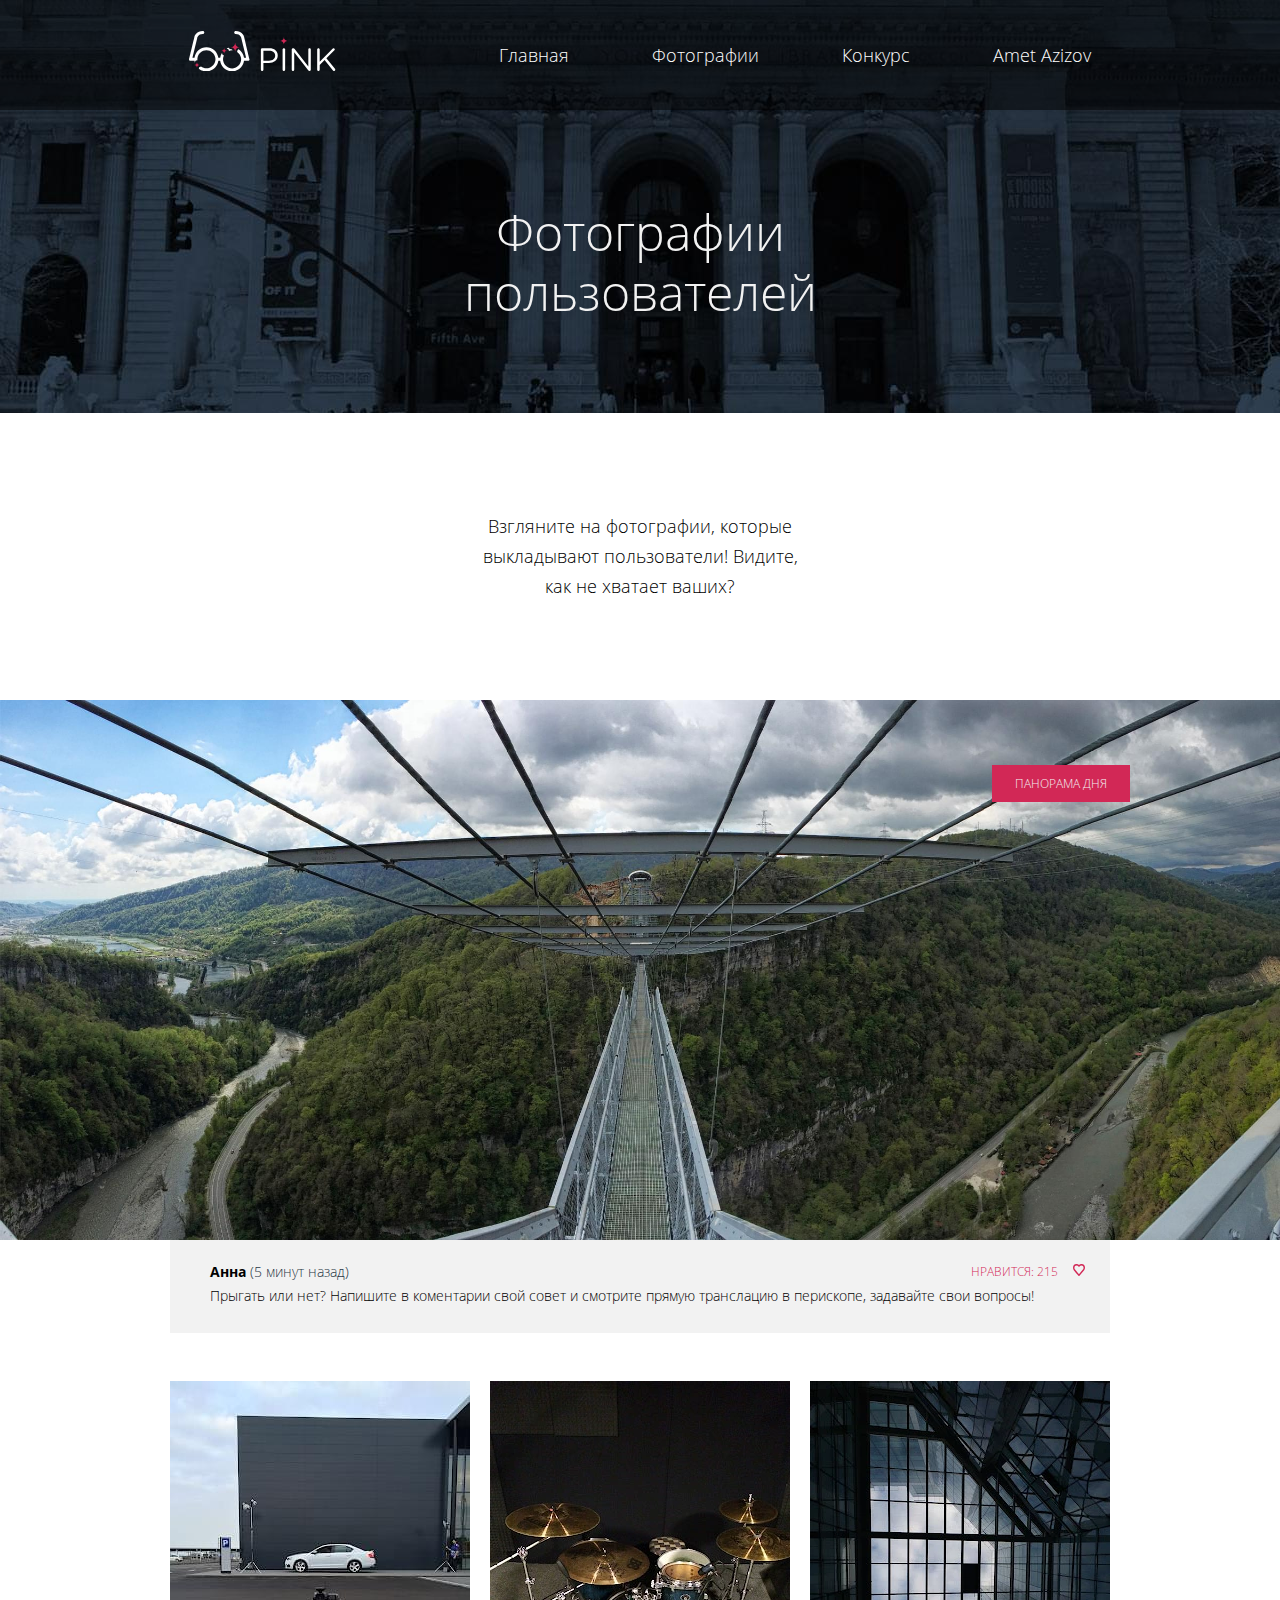
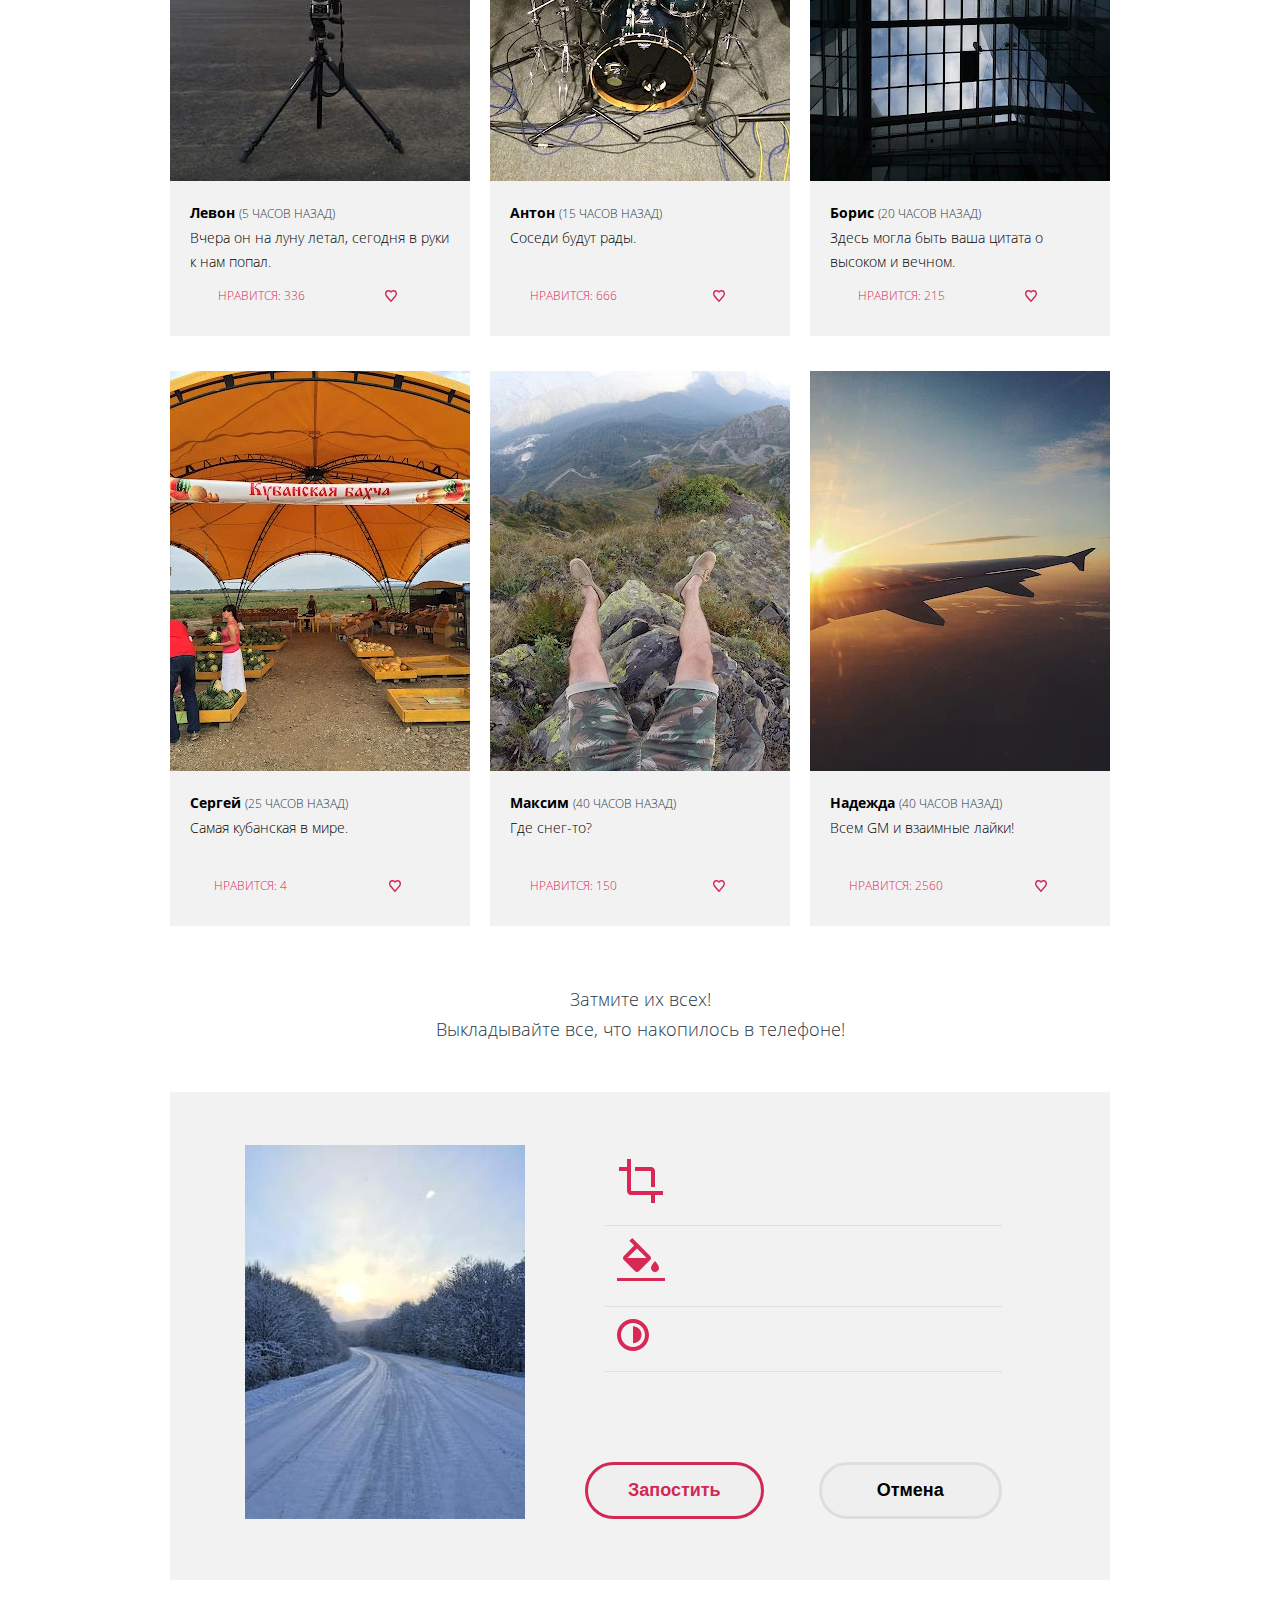
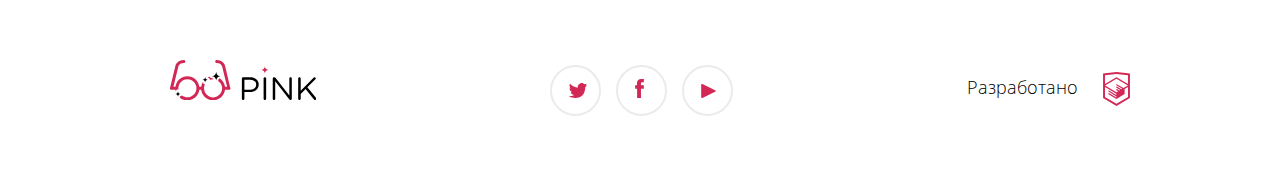
<file: photo.html>
<!DOCTYPE html><html lang="ru"><head>    <meta charset="UTF-8">    <meta name="viewport" content="width=device-width, initial-scale=1.0">    <title>Pink by A.Azizov</title>    <link rel="stylesheet" href="./css/style.min.css"></head><body>  <header class="page-header">    <nav class="main-nav" aria-label="Основное меню">      <a class="logo-pink-header" href="index.html">        <svg class="logo-pink-header__svg" xmlns="http://www.w3.org/2000/svg" xmlns:xlink="http://www.w3.org/1999/xlink" version="1.1" id="Layer_2" x="0px" y="0px" width="146.3px" height="40.375px" viewBox="0 0 146.3 40.375" enable-background="new 0 0 146.3 40.375" xml:space="preserve">          <g>            <path  d="M71.874,18.661c0-0.708,0.58-1.288,1.256-1.288h7.18c5.087,0,8.436,2.704,8.436,7.146v0.064 c0,4.861-4.057,7.373-8.854,7.373h-5.475v6.825c0,0.708-0.58,1.288-1.288,1.288c-0.676,0-1.256-0.58-1.256-1.288V18.661z M79.988,29.641c3.734,0,6.182-1.996,6.182-4.959v-0.063c0-3.22-2.414-4.894-6.053-4.894h-5.699v9.917H79.988L79.988,29.641z"/>            <path  d="M93.603,18.5c0-0.708,0.579-1.288,1.255-1.288c0.709,0,1.288,0.58,1.288,1.288v20.283 c0,0.708-0.579,1.287-1.288,1.287c-0.676,0-1.255-0.579-1.255-1.287V18.5z"/>            <path  d="M102.744,18.532c0-0.676,0.58-1.256,1.256-1.256h0.354c0.58,0,0.935,0.29,1.288,0.74l13.684,17.45V18.468 c0-0.676,0.547-1.256,1.256-1.256c0.676,0,1.224,0.58,1.224,1.256v20.349c0,0.676-0.481,1.19-1.158,1.19h-0.129c-0.548,0-0.935-0.321-1.319-0.772l-13.975-17.868v17.45c0,0.676-0.547,1.256-1.256,1.256c-0.676,0-1.223-0.58-1.223-1.256V18.532 H102.744z"/>            <path  d="M128.173,18.5c0-0.708,0.58-1.288,1.257-1.288c0.708,0,1.286,0.58,1.286,1.288v12.331l12.848-13.168 c0.29-0.257,0.579-0.451,0.998-0.451c0.676,0,1.225,0.612,1.225,1.256c0,0.354-0.162,0.644-0.42,0.901l-7.984,7.92l8.564,10.561 c0.225,0.291,0.354,0.547,0.354,0.935c0,0.676-0.578,1.288-1.286,1.288c-0.483,0-0.806-0.258-1.03-0.58l-8.402-10.463l-4.863,4.861 v4.894c0,0.708-0.578,1.288-1.286,1.288c-0.677,0-1.257-0.58-1.257-1.288V18.5H128.173z"/>          </g>          <path fill="#d22856" d="M98.498,9.875c-2.002,0-3.623-1.623-3.623-3.624c0,2.001-1.623,3.624-3.625,3.624 c2.002,0,3.625,1.623,3.625,3.624C94.875,11.498,96.496,9.875,98.498,9.875z"/>          <g>            <path d="M43.094,19.313c0.246,0,0.489,0.014,0.73,0.033c-0.437-0.728-1.227-1.221-2.136-1.221 c-0.877,0-1.614-0.568-1.884-1.354c-0.727,0.208-1.425,0.482-2.089,0.816c0.062,0.017,0.122,0.038,0.188,0.038c1.104,0,2,0.896,2,2 c0,0.096-0.015,0.188-0.028,0.281C40.875,19.524,41.959,19.313,43.094,19.313z"/>            <path d="M60.462,28.016c-0.002-0.009-5.175-21.365-5.175-21.365C54.926,4.303,52.694,0,46.688,0 c-0.829,0-1.5,0.671-1.5,1.5s0.671,1.5,1.5,1.5c4.856,0,5.575,3.729,5.639,4.143l4.767,19.701h-2.073 c-0.445-3.557-2.453-6.628-5.305-8.522c-0.897,0.379-1.529,1.269-1.529,2.303c0,0.088-0.015,0.171-0.026,0.256 c1.991,1.358,3.415,3.489,3.829,5.964c0.082,0.489,0.135,0.988,0.135,1.5s-0.053,1.012-0.135,1.5 c-0.716,4.272-4.421,7.531-8.896,7.531c-4.475,0-8.181-3.259-8.896-7.531c-0.082-0.488-0.135-0.988-0.135-1.5 s0.053-1.011,0.135-1.5c0.147-0.878,0.427-1.711,0.808-2.483c-1.034-0.078-1.852-0.932-1.852-1.985 c0-0.189-0.077-0.357-0.192-0.489c-0.938,1.469-1.569,3.15-1.795,4.958h-1.82c-0.741-5.927-5.802-10.531-11.927-10.531 S6.235,20.917,5.493,26.844H3.42L8.187,7.143C8.25,6.729,8.97,3,13.826,3c0.829,0,1.5-0.671,1.5-1.5S14.655,0,13.826,0 C7.82,0,5.588,4.303,5.227,6.651c0,0-5.173,21.356-5.175,21.365c-0.266,1.109,0.531,1.826,1.426,1.826 c0.012,0,0.023,0.004,0.036,0.004h3.982c0.079,0.628,0.215,1.237,0.387,1.831c0.059-0.106,0.102-0.224,0.102-0.354 c0-1.104,0.896-2,2-2c0.166,0,0.324,0.025,0.478,0.063c-0.043-0.343-0.074-0.688-0.074-1.042c0-0.512,0.053-1.011,0.135-1.5 c0.715-4.271,4.421-7.531,8.896-7.531s8.18,3.26,8.896,7.531c0.082,0.489,0.135,0.988,0.135,1.5s-0.053,1.012-0.135,1.5 c-0.715,4.272-4.421,7.531-8.896,7.531c-2.022,0-3.883-0.67-5.386-1.794c-0.35,0.302-0.8,0.491-1.299,0.491 c-0.413,0-0.749,0.336-0.749,0.748c0,0.29-0.065,0.564-0.176,0.812c2.075,1.708,4.722,2.743,7.614,2.743 c6.125,0,11.185-4.604,11.927-10.53h1.814c0.742,5.926,5.802,10.53,11.927,10.53s11.186-4.604,11.927-10.53H59 c0.012,0,0.023-0.004,0.036-0.004C59.931,29.842,60.728,29.125,60.462,28.016z"/>          </g>          <g>            <g>              <path fill="#d22856" d="M50.686,16.125c-2.485,0-4.499-2.014-4.499-4.499c0,2.485-2.014,4.499-4.499,4.499 c2.485,0,4.499,2.014,4.499,4.499C46.187,18.139,48.2,16.125,50.686,16.125z"/>            </g>          </g>          <g>            <g>              <path fill="#d22856" d="M37.904,19.626c-1.519,0-2.749-1.23-2.749-2.749c0,1.519-1.23,2.749-2.749,2.749 c1.519,0,2.749,1.229,2.749,2.749C35.155,20.855,36.386,19.626,37.904,19.626z"/>            </g>          </g>          <g>            <g>              <path fill="#d22856" d="M10.734,34.072c-1.519,0-2.749-1.23-2.749-2.75c0,1.52-1.23,2.75-2.749,2.75 c1.519,0,2.749,1.229,2.749,2.748C7.985,35.303,9.215,34.072,10.734,34.072z"/>            </g>          </g>        </svg>      <ul class="main-nav__items">        <li class="main-nav__item  main-nav__item--active"><a class="main-nav__item-link" href="index.html">Главная</a></li>        <li class="main-nav__item"><a class="main-nav__item-link" href="photo.html">Фотографии</a></li>        <li class="main-nav__item"><a class="main-nav__item-link" href="form.html">Конкурс</a></li>        <li class="main-nav__item"><a class="main-nav__item-link" href="https://www.linkedin.com/in/amet-azizov-91692719b/">Amet Azizov</a></li>    </ul>    </nav><h2 class="slogan__photo">Фотографии<br> пользователей</h2></header><div class="white__board"><h3 class="text__board">Взгляните на фотографии, которые выкладывают пользователи! Видите, как не хватает ваших?</h3></div><section class="picture__photo"><h3 class="panorama">Панорама дня</h3>  <picture>  <source media="(min-width: 320px) and (max-width:659px)" srcset="./img/panorama-mobile@2x.jpg">  <img src="./img/panorama-desktop@2x.jpg" width="1520px" alt="">  </picture><article class="comment__photo"><h4 class="anna">Анна  <span class="pdng__lft">(5 минут назад)</span></h4><p class="comment__p">Прыгать или нет? Напишите в коментарии свой совет и смотрите прямую транслацию в перископе, задавайте свои вопросы!</p><footer class="pdng__rght">Нравится: 215 <picture><source srcset="./img/icon-heart.svg" type="image/webp"><img class="heart" src="./img/icon-heart.svg" width="12px" height="12px" alt=""></picture></footer></article></section><section class="social-network">  <div class="social-network__first-images">    <picture class="social-network__image">      <source media="(min-width: 320px) and (max-width:659px)" srcset="./img/photo-1-mobile@1x.jpg"><img class="social-network__img" src="./img/photo-1-desktop@1x.jpg" alt=""><article class="social-network__article"> <h4 class="social-network__name">Левон  <span>(5 часов назад)</span> </h4> <p class="social-network__article-p">Вчера он на луну летал, сегодня в руки<br> к нам попал.</p>  <span class="social-network__like soc-net__l3">Нравится: 336  <img class="heart" src="./img/icon-heart.svg" width="12px" height="12px" alt=""> </span></article>  </picture>  <picture class="social-network__image">    <source media="(min-width: 320px) and (max-width:659px)" srcset="./img/photo-2-mobile@1x.jpg">    <img class="social-network__img" src="./img/photo-2-desktop@1x.webp" alt="">    <article class="social-network__article">      <h4 class="social-network__name">Антон        <span>(15 часов назад)</span>      </h4>      <p class="social-network__article-p">Соседи будут рады.</p>       <span class="social-network__like">Нравится: 666        <img class="heart" src="./img/icon-heart.svg" width="12px" height="12px" alt="">      </span>     </article>      </picture>      <picture class="social-network__image">        <source media="(min-width: 320px) and (max-width:659px)" srcset="./img/photo-3-mobile@1x.jpg">        <img class="social-network__img" src="./img/photo-3-desktop@1x.webp" alt="">        <article class="social-network__article">          <h4 class="social-network__name">Борис            <span>(20 часов назад)</span>          </h4>          <p class="social-network__article-p">Здесь могла быть ваша цитата о<br> высоком и вечном.</p>           <span class="social-network__like soc-net__l3">Нравится: 215            <img class="heart" src="./img/icon-heart.svg" width="12px" height="12px" alt="">          </span>         </article>          </picture>          </div>  <div class="social-network__second-images">          <picture class="social-network__image">            <source media="(min-width: 320px) and (max-width:659px)" srcset="./img/photo-4-mobile@1x.jpg">            <img class="social-network__img" src="./img/photo-4-desktop@1x.webp" alt="">            <article class="social-network__article">              <h4 class="social-network__name">Сергей                <span>(25 часов назад)</span>              </h4>              <p class="social-network__article-p">Самая кубанская в мире.</p>               <span class="social-network__like">Нравится: 4                <img class="heart" src="./img/icon-heart.svg" width="12px" height="12px" alt="">              </span>             </article>              </picture>              <picture class="social-network__image">                <source media="(min-width: 320px) and (max-width:659px)" srcset="./img/photo-5-mobile@1x.jpg">                <img class="social-network__img" src="./img/photo-5-desktop@1x.webp" alt="">                <article class="social-network__article">                  <h4 class="social-network__name">Максим                    <span>(40 часов назад)</span>                  </h4>                  <p class="social-network__article-p">Где снег-то?</p>                   <span class="social-network__like">Нравится: 150                    <img class="heart" src="./img/icon-heart.svg" width="12px" height="12px" alt="">                  </span>                 </article>                  </picture>                  <picture class="social-network__image">                    <source media="(min-width: 320px) and (max-width:659px)" srcset="./img/photo-6-mobile@1x.jpg">                    <img class="social-network__img" src="./img/photo-6-desktop@1x.webp" alt="">                    <article class="social-network__article">                      <h4 class="social-network__name">Надежда                        <span>(40 часов назад)</span>                      </h4>                      <p class="social-network__article-p">Всем GM и взаимные лайки!</p>                       <span class="social-network__like">Нравится: 2560                        <img class="heart" src="./img/icon-heart.svg" width="12px" height="12px" alt="">                      </span>                     </article>                  </picture>                  </div>  </section><p class="colorit-container__p">Затмите их всех!<br>  Выкладывайте все, что накопилось в телефоне!</p>  <div class="photo-editor">    <div class="photo-editor__inner">      <form class="photo-editor__form" method="post" action="http://echo.htmlacademy.ru">        <figure class="photo-editor__image">          <picture>            <source media="(min-width:659px) and (max-width:959px)" srcset="./img/photo-7-tablet@2x.jpg">            <source media="(min-width:320px) and (max-width:659px)" srcset="./img/photo-7-mobile@1x.jpg">            <img src="img/photo-7-desktop@2x.jpg" srcset="img/photo-7-mobile@1x.jpg" alt="Загруженное изображение">          </picture>        </figure>        <div class="photo-editor__fields">          <div class="photo-editor__tools-wrapper">            <ul class="photo-editor__tools">              <li class="photo-editor__tool">                <div class="photo-editor__tool-name">                  <svg class="photo-editor__tool-icon  photo-editor__tool-icon--crop  photo-editor__tool-icon--active" xmlns="http://www.w3.org/2000/svg" viewBox="0 0 48 48" width="48" height="48">                    <path fill="none" d="M0,0h48v48H0V0z"/>                    <path d="M34,30h4V14c0-2.21-1.79-4-4-4H18v4h16V30z M14,34V2h-4v8H2v4h8v20c0,2.21,1.79,4,4,4h20v8h4v-8h8v-4H14z"/>                  </svg>                </div>                <div class="photo-editor__control  photo-editor__control--crop">                  <div class="photo-editor__range  photo-editor__range--crop">                    <div class="photo-editor__range-scale"><div class="photo-editor__range-value" style="width: 84%"></div></div>                    <div class="photo-editor__range-btn" tabindex="0"></div>                  </div>                </div>              </li>              <li class="photo-editor__tool">                <div class="photo-editor__tool-name">                  <svg class="photo-editor__tool-icon  photo-editor__tool-icon--fill" xmlns="http://www.w3.org/2000/svg" viewBox="0 0 48 48" width="48" height="48">                    <path fill="none" d="M0,0h48v48H0V0z"/>                    <path d="M33.12,17.88L15.24,0l-2.83,2.83l4.76,4.76L6.88,17.88c-1.17,1.17-1.17,3.07,0,4.24l11,11C18.46,33.71,19.23,34,20,34 s1.54-0.29,2.12-0.88l11-11C34.29,20.95,34.29,19.05,33.12,17.88z M10.41,20L20,10.42L29.59,20H10.41z M38,23c0,0-4,4.33-4,7 c0,2.21,1.79,4,4,4s4-1.79,4-4C42,27.33,38,23,38,23z"/>                    <rect y="40" width="48" height="3"/>                  </svg>                </div>                <div class="photo-editor__control  photo-editor__control--fill">                  <div class="photo-editor__range  photo-editor__range--fill">                    <div class="photo-editor__range-scale"><div class="photo-editor__range-value" style="width: 84%"></div></div>                    <div class="photo-editor__range-btn" tabindex="0"></div>                  </div>                </div>              </li>              <li class="photo-editor__tool  photo-editor__tool--contrast">                <div class="photo-editor__tool-name">                  <svg class="photo-editor__tool-icon  photo-editor__tool-icon--contrast" xmlns="http://www.w3.org/2000/svg" viewBox="-35.422 -7.96 31.92 31.92" width="32" height="32">                    <path d="M-19.462-3.96c6.595,0,11.96,5.365,11.96,11.96s-5.365,11.96-11.96,11.96S-31.422,14.595-31.422,8 S-26.057-3.96-19.462-3.96 M-19.462-7.96c-8.814,0-15.96,7.145-15.96,15.96c0,8.813,7.146,15.96,15.96,15.96S-3.502,16.813-3.502,8 C-3.502-0.815-10.648-7.96-19.462-7.96L-19.462-7.96z"/>                    <path d="M-19.462,16.331c4.706,0,8.52-3.813,8.52-8.52c0-4.705-3.813-8.519-8.52-8.519"/>                  </svg>                </div>                <div class="photo-editor__control  photo-editor__control--contrast">                  <div class="photo-editor__range  photo-editor__range--contrast">                    <div class="photo-editor__range-scale"><div class="photo-editor__range-value" style="width: 84%"></div></div>                    <div class="photo-editor__range-btn" tabindex="0"></div>                  </div>                </div>              </li>            </ul>          </div>          <footer class="photo-editor__btns">            <div class="photo-editor__btns-inner">              <button class="photo-editor__upload-btn  btn  btn--upload" type="submit">Запостить</button>              <button class="photo-editor__cancel-btn  btn  btn--cancel" type="reset">Отмена</button>            </div>          </footer>        </div>      </form>    </div>  </div></div><footer class="page-footer">  <div class="page-footer__wrapper">    <a class="logo-pink-footer">      <svg class="logo-pink-footer__svg" xmlns="http://www.w3.org/2000/svg" xmlns:xlink="http://www.w3.org/1999/xlink" version="1.1" id="Layer_2" x="0px" y="0px" width="146.3px" height="40.375px" viewBox="0 0 146.3 40.375" enable-background="new 0 0 146.3 40.375" xml:space="preserve">        <g class="color__footer">          <path d="M71.874,18.661c0-0.708,0.58-1.288,1.256-1.288h7.18c5.087,0,8.436,2.704,8.436,7.146v0.063 c0,4.86-4.057,7.373-8.854,7.373h-5.475v6.825c0,0.708-0.58,1.287-1.289,1.287c-0.676,0-1.256-0.58-1.256-1.287L71.874,18.661 L71.874,18.661z M79.988,29.641c3.734,0,6.182-1.996,6.182-4.959v-0.062c0-3.221-2.414-4.894-6.053-4.894h-5.699v9.917h5.57V29.641 z"/>          <path d="M93.603,18.5c0-0.708,0.579-1.288,1.255-1.288c0.709,0,1.288,0.58,1.288,1.288v20.283 c0,0.708-0.579,1.287-1.288,1.287c-0.676,0-1.255-0.579-1.255-1.287V18.5z"/>          <path d="M102.744,18.532c0-0.676,0.58-1.256,1.256-1.256h0.354c0.58,0,0.935,0.29,1.288,0.74l13.684,17.45V18.468 c0-0.676,0.547-1.256,1.256-1.256c0.676,0,1.225,0.58,1.225,1.256v20.349c0,0.677-0.48,1.19-1.158,1.19h-0.129 c-0.548,0-0.936-0.321-1.318-0.772l-13.976-17.867v17.449c0,0.677-0.547,1.257-1.257,1.257c-0.676,0-1.223-0.58-1.223-1.257V18.532 H102.744z"/>          <path d="M128.173,18.5c0-0.708,0.58-1.288,1.257-1.288c0.708,0,1.286,0.58,1.286,1.288v12.331l12.848-13.168 c0.29-0.257,0.579-0.451,0.998-0.451c0.676,0,1.225,0.612,1.225,1.256c0,0.354-0.162,0.644-0.42,0.901l-7.984,7.92l8.564,10.561 c0.225,0.291,0.354,0.547,0.354,0.936c0,0.676-0.577,1.288-1.285,1.288c-0.482,0-0.807-0.259-1.03-0.58l-8.401-10.464l-4.863,4.861 v4.895c0,0.708-0.578,1.288-1.286,1.288c-0.677,0-1.257-0.58-1.257-1.288V18.5H128.173z"/>        </g>        <path fill="#D22856" d="M98.498,9.875c-2.002,0-3.623-1.623-3.623-3.624c0,2.001-1.623,3.624-3.625,3.624 c2.002,0,3.625,1.623,3.625,3.624C94.875,11.498,96.496,9.875,98.498,9.875z"/>        <g>          <path fill="#D22856" d="M43.094,19.313c0.246,0,0.489,0.014,0.73,0.033c-0.437-0.728-1.227-1.221-2.136-1.221 c-0.877,0-1.614-0.568-1.884-1.354c-0.727,0.208-1.425,0.482-2.089,0.816c0.062,0.017,0.122,0.038,0.188,0.038c1.104,0,2,0.896,2,2 c0,0.096-0.015,0.188-0.028,0.281C40.875,19.524,41.959,19.313,43.094,19.313z"/>          <path fill="#D22856" d="M60.462,28.016c-0.002-0.009-5.175-21.365-5.175-21.365C54.926,4.303,52.694,0,46.688,0 c-0.829,0-1.5,0.671-1.5,1.5s0.671,1.5,1.5,1.5c4.856,0,5.575,3.729,5.639,4.143l4.767,19.701h-2.073 c-0.445-3.557-2.453-6.628-5.305-8.522c-0.897,0.379-1.529,1.269-1.529,2.303c0,0.088-0.015,0.171-0.026,0.256 c1.991,1.358,3.415,3.489,3.829,5.965c0.082,0.488,0.135,0.987,0.135,1.5c0,0.512-0.053,1.012-0.135,1.5 c-0.716,4.271-4.421,7.53-8.896,7.53c-4.475,0-8.181-3.259-8.896-7.53c-0.082-0.488-0.135-0.988-0.135-1.5 c0-0.513,0.053-1.012,0.135-1.5c0.147-0.879,0.427-1.712,0.808-2.484c-1.034-0.077-1.852-0.932-1.852-1.984 c0-0.189-0.077-0.357-0.192-0.488c-0.938,1.469-1.569,3.149-1.795,4.957h-1.82c-0.741-5.927-5.802-10.531-11.927-10.531 S6.235,20.917,5.493,26.844H3.42L8.187,7.143C8.25,6.729,8.97,3,13.826,3c0.829,0,1.5-0.671,1.5-1.5S14.655,0,13.826,0 C7.82,0,5.588,4.303,5.227,6.651c0,0-5.173,21.356-5.175,21.365c-0.266,1.109,0.531,1.826,1.426,1.826 c0.012,0,0.023,0.004,0.036,0.004h3.982c0.079,0.629,0.215,1.237,0.387,1.831c0.059-0.106,0.102-0.224,0.102-0.354 c0-1.104,0.896-2,2-2c0.166,0,0.324,0.024,0.478,0.062c-0.043-0.343-0.074-0.688-0.074-1.042c0-0.512,0.053-1.011,0.135-1.5 c0.715-4.271,4.421-7.531,8.896-7.531s8.18,3.26,8.896,7.531c0.082,0.489,0.135,0.988,0.135,1.5s-0.053,1.012-0.135,1.5 c-0.715,4.272-4.421,7.531-8.896,7.531c-2.022,0-3.883-0.67-5.386-1.794c-0.35,0.302-0.8,0.491-1.299,0.491 c-0.413,0-0.749,0.336-0.749,0.748c0,0.289-0.065,0.563-0.176,0.812c2.075,1.708,4.722,2.743,7.614,2.743 c6.125,0,11.185-4.604,11.927-10.529h1.814c0.742,5.926,5.802,10.529,11.927,10.529s11.186-4.604,11.927-10.529H59 c0.012,0,0.023-0.005,0.036-0.005C59.931,29.842,60.728,29.125,60.462,28.016z"/>        </g>        <g>          <g>            <path d="M50.686,16.125c-2.485,0-4.499-2.014-4.499-4.499c0,2.485-2.014,4.499-4.499,4.499 c2.485,0,4.499,2.014,4.499,4.499C46.187,18.139,48.2,16.125,50.686,16.125z"/>          </g>        </g>        <g>          <g>            <path d="M37.904,19.626c-1.519,0-2.749-1.23-2.749-2.749c0,1.519-1.23,2.749-2.749,2.749 c1.519,0,2.749,1.229,2.749,2.749C35.155,20.855,36.386,19.626,37.904,19.626z"/>          </g>        </g>        <g>          <g>            <path d="M10.734,34.072c-1.519,0-2.749-1.23-2.749-2.75c0,1.52-1.23,2.75-2.749,2.75 c1.519,0,2.749,1.229,2.749,2.748C7.985,35.303,9.215,34.072,10.734,34.072z"/>          </g>        </g>      </svg>    </a>    <div class="social  social--contest">      <a class="social__link  social__link--twitter" href="#">        <svg class="social__icon  social__icon--twitter" xmlns="http://www.w3.org/2000/svg" viewBox="0 0 17.5 14.663" width="18" height="15">          <path d="M11.283,0.153c1.736-0.485,3.074,0.263,3.685,1.151 c0.694-0.226,1.372-0.47,2.072-0.691c-0.004,0.841-0.538,1.478-0.883,1.727C16.861,2.506,17.5,1.86,17.5,1.86 c-0.175,0.976-1.035,1.746-1.611,1.977C15.65,10.429,12.617,14.793,5.507,14.66c-0.538,0,0.077,0-0.46,0 c-0.422,0-4.29-0.45-5.047-1.843c2.341,0.192,4.011-0.412,4.835-1.15c-0.989-0.293-2.761-0.464-3.07-2.881 c0.362,0.105,0.583,0.223,1.228,0.117C1.757,8.067,0.385,7.366,0.461,5.218c0.294,0.32,1.1,0.523,1.381,0.461 c-0.725-0.235-2.03-3.281-0.921-4.836C2.794,2.654,4.769,4.364,8.29,4.528C8.506,2.288,9.461,0.787,11.283,0.153z"/>        </svg>      </a>      <a class="social__link  social__link--facebook" href="#">        <svg class="social__icon  social__icon--facebook" xmlns="http://www.w3.org/2000/svg" viewBox="0 0 8.673 18.944" width="9" height="19">          <path d="M6.275,3.357c0.799,0,1.599,0,2.398,0c0-1.119,0-2.238,0-3.357c-0.959,0-1.92,0-2.878,0C2.656,0.181,1.54,2.387,1.948,6.115 H0v3.517h1.958c0,3.104,0,6.208,0,9.312c1.279,0,2.558,0,3.837,0c0-3.104,0-6.208,0-9.312h2.857V6.115H5.786 C5.765,5.07,5.75,3.709,6.275,3.357z"/>        </svg>      </a>      <a class="social__link  social__link--youtube" href="#">        <svg class="social__icon  social__icon--youtube" xmlns="http://www.w3.org/2000/svg" viewBox="0 0 14.64 13.96" width="15" height="14">          <path d="M1.775,13.78C0.799,14.257,0,13.758,0,12.671V1.29c0-1.088,0.799-1.585,1.775-1.109l12.133,5.932 c0.975,0.478,0.975,1.258,0,1.736L1.775,13.78z"/>        </svg>      </a>    </div>    <div class="copyright  copyright--contest">      <span class="copyright__develop-txt">Разработано</span>      <a class="copyright__owner" href="#" target="_blank">        <svg class="copyright__academy" xmlns="http://www.w3.org/2000/svg" viewBox="0 0 26.943 34.09" width="27" height="34">          <path d="M13.62.017L13.472 0 0 1.412v24.66l13.472 8.018 13.43-7.99.042-.026V1.412L13.62.017zm11.4 12.11L13.494 5.334V5.23l-.088.05-.088-.056v.11L1.924 12.117v-8.97l11.547-1.213L25.02 3.147v8.98zm-11.615-5.34L24.923 13.5l-4.48 2.64-7.092-4.22-.012 1.414 5.904 3.513-.86.507-5.03-2.992-.014 1.415 3.827 2.275-.782.523-3.032-1.787-.012 1.413 1.852 1.092-1.8 1.08-11.356-6.75 11.37-6.835zm-11.48 8.34l11.41 6.79.016 1.045-7.94-4.728-.015 1.416 7.98 4.796.016 1.076-7.97-4.74-.014 1.414 8.02 4.82.046.027 8.143-4.872v-1.267l-.01-.148v-3.76l3.414-2.037v10.02L13.47 31.85 1.925 24.98v-9.853z"/>        </svg>      </a>    </div>  </div></footer></body></html>
</file>
<file: css/style.min.css>
html{line-height:1.15;-webkit-box-sizing:border-box;box-sizing:border-box}body{margin:0;padding:0;font-family:"Open Sans",Arial,sans-serif;font-weight:400;font-style:normal;font-size:18px;line-height:30px;background-color:#fff}img{max-width:100%;height:auto}@font-face{font-family:"Open Sans";src:url(../fonts/OpenSans-Regular.woff2) format("woff2"),url(../fonts/OpenSans-Regular.woff) format("woff");font-weight:400;font-style:normal}@font-face{font-family:"Open Sans";src:url(../fonts/OpenSans-Light.woff2) format("woff2"),url(../fonts/OpenSans-Light.woff) format("woff");font-weight:300;font-style:normal}@font-face{font-family:"Open Sans";src:url(../fonts/OpenSans-Bold.woff2) format("woff2"),url(../fonts/OpenSans-Bold.woff) format("woff");font-weight:700;font-style:normal}.page-header{display:-webkit-box;display:-ms-flexbox;display:flex;-webkit-box-pack:center;-ms-flex-pack:center;justify-content:center;-webkit-box-align:center;-ms-flex-align:center;align-items:center;min-height:110px;-ms-flex-wrap:wrap;flex-wrap:wrap;background:url(../img/bg-back-desktop@1x.jpg) no-repeat top}.logo-pink-header{fill:#fff}.logo-pink-header__svg:hover{fill:#d22856}.logo-pink-header__svg .logo-pink-header:hover{fill:#d22856;-webkit-transition:1s;transition:1s}.main-nav__button{opacity:0}.main-nav{display:-webkit-box;display:-ms-flexbox;display:flex;width:100%;height:110px;-webkit-box-pack:center;-ms-flex-pack:center;justify-content:center;-webkit-box-align:center;-ms-flex-align:center;align-items:center;background-color:rgba(0,0,0,.5)}.main-nav__items{display:-webkit-box;display:-ms-flexbox;display:flex;-webkit-box-align:center;-ms-flex-align:center;align-items:center;padding-left:80px}.main-nav__items .main-nav__item-link{text-decoration:none;color:#fff;font-weight:300;text-transform:none;padding-left:83px}.main-nav__items .main-nav__item{list-style-type:none}.main-nav__item-link:hover{text-decoration:underline;text-decoration-thickness:1px;text-underline-position:under}.main-nav__item-link:active{text-decoration:underline;color:#d22856;text-underline-position:under}.intro--short{display:-webkit-box;display:-ms-flexbox;display:flex;max-width:940px;margin:auto;padding-top:98px}.downloads__slogan{color:#fff;font-weight:300;font-size:50px;line-height:60px;text-align:center;margin:0}.downloads__download-btn{display:-webkit-box;display:-ms-flexbox;display:flex;cursor:pointer;font-weight:700;border:3px solid #fff;border-radius:30px;text-align:center;color:#fff;text-decoration:none;line-height:18px;padding:14px 33px 17px 37px;font-size:21px;margin:50px 0}.downloads__apps{text-align:center;color:#fff;padding:35px}.downloads__apps .downloads__app{padding:15px}.downloads__download-btn:hover{color:#d82856;background:#fff}.downloads__desc{text-align:center;color:#fff;font-weight:300;font-size:18px}.advantages{background:url(../img/bg-triangle-white.svg) no-repeat;background-color:#f2f2f2;background-size:100%}.advantages__title{background-color:#fff;font-size:50px;line-height:60px;font-weight:300;text-align:center;margin:0}.advantages__lead{padding-top:30px;padding-bottom:80px}.advantages__subtitle{font-size:50px;line-height:60px;font-weight:300;text-align:center;margin:0 auto;max-width:416px}.advantages__item{max-width:308px}.advantages__item img{width:292;height:302}.advantages__items{display:-webkit-box;display:-ms-flexbox;display:flex;-webkit-box-pack:center;-ms-flex-pack:center;justify-content:center;max-width:940px;margin:0 auto}.advantages__items .advantages__name{display:-webkit-box;display:-ms-flexbox;display:flex;padding-left:33px;padding-right:30px;font-size:30px;line-height:30px;text-align:center;margin:0}.advantages__wrapper{text-align:center;font-weight:300;background:url(../img/bg-triangle-white.svg) no-repeat;background-color:#f2f2f2;background-size:100%}.advantages__text{position:relative;padding-left:35px;padding-right:35px}.advantages__research{display:-webkit-box;display:-ms-flexbox;display:flex;max-width:940px;margin:0 auto;padding-top:35px;padding-bottom:35px}.advantages__research-title{font-size:30px;line-height:36px}.advantages__research-lead{margin:auto;font-weight:300;max-width:501px}.advantages__research-link{position:relative;top:15px;color:#d22856;font-weight:300}.advantages__timer{position:relative;margin-left:1px;margin-right:71px;width:238px;height:276px;-ms-flex-negative:0;flex-shrink:0}.advantages__timer::before{content:"24";position:relative;display:inline-block;vertical-align:top;bottom:85px;left:465px;font-size:130px;font-weight:700;line-height:149.47px;-webkit-transform:translateX(-50%);transform:translateX(-50%);color:#d22856}.advantages__research-inner{height:200px}.reviews__title{text-align:center;padding-top:50px;background:url(../img/icon-quotes.svg) no-repeat center;height:65px}.btn__strlk{display:-webkit-box;display:-ms-flexbox;display:flex;-ms-flex-pack:distribute;justify-content:space-around;position:relative;top:70px}.reviews__item{display:-webkit-box;display:-ms-flexbox;display:flex;-webkit-box-orient:vertical;-webkit-box-direction:reverse;-ms-flex-direction:column-reverse;flex-direction:column-reverse;text-align:center;margin-left:400px;margin-right:400px;font-weight:300;font-size:18px;max-width:760px;margin:0 auto}.reviews__client-about{position:relative;bottom:20px;font-size:18px;line-height:34px}.reviews__client-name{font-size:24px}.reviews__nav{display:-webkit-box;display:-ms-flexbox;display:flex;border:none;background-color:transparent}.reviews__nav .arrows{fill:#7e868f;cursor:pointer}.social__link{border:2px solid #e9ebec;border-radius:50%;width:47px;height:47px;display:inline-block;margin:5px}.social__icon{position:relative;fill:#d22856;top:9px;left:17px}.copyright__develop-txt{font-size:18px;font-weight:300}.page-footer__wrapper{display:-webkit-box;display:-ms-flexbox;display:flex;max-width:940px;margin:auto;-webkit-box-pack:justify;-ms-flex-pack:justify;justify-content:space-between;padding:50px;padding-top:80px}.copyright__academy{fill:#d22856;position:relative;left:20px;top:12px}.sr-only{display:none}.rates__flag{position:absolute;-webkit-transform:rotate(-45deg);transform:rotate(-45deg);margin:-40px 0 0 2px;font-size:14px;font-weight:700}.rates__header{border:1px solid #777f88;background:#283645;color:#fff;text-transform:uppercase;font-weight:300}.rates__header .rates__name{font-weight:700}.rates__item{border:1px solid #e5e5e5;padding:13px 1px 16px;min-width:233px;background-color:#fff}.rates__feature{font-weight:300;padding-left:30px}.rates{background:url(../img/bg-triangle-white.svg) no-repeat;background-color:#f2f2f2;height:500px;background-size:100%}.rates__table{border-collapse:collapse}.rates__inner{display:-webkit-box;display:-ms-flexbox;display:flex;-webkit-box-pack:center;-ms-flex-pack:center;justify-content:center;padding-top:150px;max-width:940px;margin:0 auto}.rates__header--flag{padding-bottom:22px;padding-top:17px}.rates__price{font-size:24px}.svghit{display:block;position:absolute;margin-top:-17px;margin-left:-1px}.rates__feature-status{display:none}#icon__yes-no{width:175px}.contacts__item{padding:0 60px;text-align:center}.contacts__title{background-color:#fff;font-size:50px;line-height:60px;font-weight:300;text-align:center}.contacts__items{display:-webkit-box;display:-ms-flexbox;display:flex;-webkit-box-pack:center;-ms-flex-pack:center;justify-content:center}.contacts__item-info{color:#d82856;font-size:24px;font-weight:lighter}.social__link:hover{border-color:#283645;-webkit-transition:.4s;transition:.4s}.logo-pink-footer:hover{fill:#d22856;cursor:pointer}.before::before{font-size:120px;content:"24";font-weight:700;color:#d82856;position:absolute;margin-top:170px;margin-left:80px}.visually-hidden{position:absolute;clip:rect(0 0 0 0);width:1px;height:1px;margin:-1px}.slogan__photo{font-size:50px;line-height:60px;text-align:center;padding-left:500px;padding-right:500px;color:#f2f2f2;font-weight:300;height:170px;padding-top:50px}.white__board{color:#000;background-color:#fff;padding-bottom:1px;text-align:center}.white__board .text__board{font-size:18px;font-weight:300;padding:80px 480px}.panorama{position:absolute;background-color:#d22856;padding:7px 23px 6px;font-size:12px;text-transform:uppercase;color:#f2f2f2;line-height:24px;font-weight:300;right:0;margin-top:65px;margin-right:150px}.comment__photo{background-color:#f2f2f2;font-weight:300;font-size:14px;line-height:24px;max-width:940px;margin:0 auto;display:-webkit-box;display:-ms-flexbox;display:flex;-webkit-box-orient:horizontal;-webkit-box-direction:normal;-ms-flex-direction:row;flex-direction:row;-ms-flex-wrap:wrap;flex-wrap:wrap;padding-top:20px;padding-bottom:25px;position:relative;bottom:8px}.comment__p{margin:0;display:-webkit-box;display:-ms-flexbox;display:flex;margin-left:40px}.pdng__rght{display:-webkit-box;display:-ms-flexbox;display:flex;margin-left:auto;text-transform:uppercase;font-size:12px;color:#d22856}.pdng__lft{font-weight:300;color:#283645}.anna{margin:0;margin-left:40px}.comment__photo .comment__p{-webkit-box-ordinal-group:2;-ms-flex-order:1;order:1}.heart{padding-left:15px;padding-right:25px}.photo-editor__form{display:-webkit-box;display:-ms-flexbox;display:flex;background-color:#f2f2f2;max-width:940px;margin:0 auto;padding:35px 0}.photo-editor__tools{list-style:none;fill:#d82856}.photo-editor__upload-btn{border:3px solid #d22856;border-radius:30px;padding:15px 40px;font-size:18px;font-weight:700;color:#d22856}.photo-editor__upload-btn:hover{background-color:#d22856;color:#fff;cursor:pointer}.photo-editor__image{padding-left:35px}.btn.btn--cancel{border:3px solid #dddee0;border-radius:30px;padding:15px 55px;font-size:18px;font-weight:700;color:#000;cursor:pointer}.photo-editor__btns-inner{margin-top:90px;margin-left:20px}.photo-editor__upload-btn{margin-right:50px}.photo-editor__tool-name{padding:12px}.photo-editor__tool-name{padding:12px;border-bottom:1px solid #dddfe0}.slogan__form{height:180px;font-size:50px;line-height:60px;text-align:center;color:#f2f2f2;font-weight:300}.contest{background-color:#fff}.form__board{font-size:18px;font-weight:300;margin:0 auto;text-align:center;padding-top:100px;margin-bottom:65px;max-width:940px}.form__text-label{color:#d22856;text-transform:uppercase;font-weight:300;font-size:14px;line-height:30px;padding-top:10px}.form__text-input{border:2px solid #e5e5e5;padding:14px 122px 15px 25px;color:rgba(0,0,0,.5);font-size:18px;line-height:30px}.form__title{color:#d22856;font-weight:300;font-size:14px;text-transform:uppercase;line-height:30px;padding-left:25px;padding-right:20px}.social-network{display:-webkit-box;display:-ms-flexbox;display:flex;-webkit-box-orient:vertical;-webkit-box-direction:normal;-ms-flex-direction:column;flex-direction:column;text-align:center}.social-network .social-network__first-images{padding-top:30px;display:-webkit-box;display:-ms-flexbox;display:flex;-webkit-box-pack:center;-ms-flex-pack:center;justify-content:center}.social-network__second-images{padding-top:15px;display:-webkit-box;display:-ms-flexbox;display:flex;-webkit-box-pack:center;-ms-flex-pack:center;justify-content:center}.social-network__image{padding:10px;display:-webkit-box;display:-ms-flexbox;display:flex;-webkit-box-orient:vertical;-webkit-box-direction:normal;-ms-flex-direction:column;flex-direction:column}.social-network__article{background-color:#f2f2f2;min-height:155px}.social-network__article-p{font-size:14px;font-weight:300;text-align:start;line-height:24px;padding-left:20px;margin:0}.social-network__name{font-weight:700;font-size:14px;line-height:24px;margin:0;padding-left:20px;text-align:start;padding-top:20px}.social-network__name span{font-size:12px;text-transform:uppercase;font-weight:300;color:#283645}.social-network__like{font-size:12px;text-transform:uppercase;color:#d82856;font-weight:300;line-height:11px;display:-webkit-box;display:-ms-flexbox;display:flex;-ms-flex-pack:distribute;justify-content:space-around;padding-top:40px}.page-footer__container{background:url(../img/bg-map-desktop@2x.jpg) no-repeat;background-size:cover;min-height:370px}.page-footer__img{min-width:100%}.soc-net__l3{padding:16px}.colorit-container__p{text-align:center;color:#283645;font-weight:300;font-size:18px;line-height:30px;padding:30px}.colorit-container{display:-webkit-box;display:-ms-flexbox;display:flex;-webkit-box-pack:center;-ms-flex-pack:center;justify-content:center;background-color:#f2f2f2;max-width:940px;margin:0 auto}.colorit__svg{fill:#d22856}.controls{border-bottom:1px solid #dddfe0}.form__text-fields--contacts{display:-webkit-box;display:-ms-flexbox;display:flex;-webkit-box-pack:center;-ms-flex-pack:center;justify-content:center}.form__fieldset--fullname{display:-webkit-box;display:-ms-flexbox;display:flex;max-width:940px;-webkit-box-pack:justify;-ms-flex-pack:justify;justify-content:space-between;margin:0 auto}.form__fieldset--contacts{margin-top:50px!important;display:-webkit-box;display:-ms-flexbox;display:flex;-webkit-box-orient:vertical;-webkit-box-direction:reverse;-ms-flex-direction:column-reverse;flex-direction:column-reverse;border:2px solid #e5e5e5;border-radius:2px;-webkit-box-pack:center;-ms-flex-pack:center;justify-content:center;max-width:909px;margin:0 auto}.form__field-radio{padding:15px 68px}.form__radio-label{padding-left:30px;font-weight:300}.form__fieldset--apps{border:2px solid #e5e5e5;width:405px}.form__text-input--last-name{padding-right:161px}.fftsurname{padding:55px 0}.fftname{padding-top:15px}.form__text-label--fullname{padding-right:25px}.form__text-input:hover{border-color:#283645}.form__radio-label::after{border:2px solid #000}.form__fieldset--achievements{display:-webkit-box;display:-ms-flexbox;display:flex;-webkit-box-orient:vertical;-webkit-box-direction:normal;-ms-flex-direction:column;flex-direction:column;max-width:909px;margin:0 auto;border:2px solid #e5e5e5;margin-top:50px}.form__fieldset--emotions{max-width:836px;border:2px solid #e5e5e5;margin:0 auto;margin-top:0;margin-top:0;margin-top:50px;padding-top:35px;padding-left:50px;padding-right:50px;padding-bottom:35px}.btn--submit{padding:14px 44px;background-color:#1c9b5e;color:#fff;border:2px solid #2aab6d;cursor:pointer;border-radius:3px;font-size:18px;line-height:30px;font-weight:700;text-transform:uppercase}.form__footer{display:-webkit-box;display:-ms-flexbox;display:flex;-webkit-box-pack:space-evenly;-ms-flex-pack:space-evenly;justify-content:space-evenly;margin-top:70px}.form__note{font-size:14px;line-height:30px;font-weight:300;padding-left:105px}.form__field-text--contacts{display:-webkit-box;display:-ms-flexbox;display:flex;-webkit-box-orient:vertical;-webkit-box-direction:reverse;-ms-flex-direction:column-reverse;flex-direction:column-reverse;padding:17px}.form__textarea--emotions{border:2px solid #e5e5e5;width:100%}.form__checkbox-fields--achievements{display:-webkit-box;display:-ms-flexbox;display:flex}.form__field-checkbox{padding:15px 20px}.form__checkbox-label{padding-left:17px;display:-webkit-box;display:-ms-flexbox;display:flex}.custom-checkbox{position:absolute;opacity:0;cursor:pointer;height:0;width:0}.textbox{margin-left:10px;margin-bottom:30px}.fake{display:inline-block;position:relative;width:35px;height:35px;border:2px solid #e5e5e5}.fake:hover{border-color:#283645}.fake::before{content:'';display:block;position:absolute;width:15px;height:25px;left:9px;border:3px solid #d22856;border-top:transparent;border-left:transparent;-webkit-transform:rotate(45deg);transform:rotate(45deg);opacity:0;cursor:pointer}input[type=checkbox]:checked+.fake::before{display:block;opacity:1;cursor:pointer}.fake2{display:inline-block;position:relative;top:12px;width:35px;height:35px;border:2px solid #e5e5e5;border-radius:50%}.fake2:hover{border-color:#283645}.fake2::before{content:'';display:block;position:absolute;width:12px;height:12px;left:10px;top:9px;border:2px solid #d22856;background-color:#d22856;border-radius:50%;opacity:0;cursor:pointer}input[type=radio]:checked+.fake2::before{display:block;opacity:1;cursor:pointer}@media (max-width:959px){.downloads__apps{padding:0}.downloads__desc{font-size:14px}.downloads__download-btn{font-size:14px}.advantages__title{font-size:40px;line-height:58px}.advantages__subtitle{font-size:40px;line-height:58px}.advantages__lead{background:#fff}.text__board{padding:55px 25px!important}.advantages__items{display:block;padding-bottom:73px}.iphone-screen-mobile{position:absolute;top:0;left:50px}.advantages__wrapper{position:relative;display:-webkit-box;display:-ms-flexbox;display:flex}.advantages__item{margin-left:350px;text-align:left}.advantages__text{font-size:14px;line-height:24px;padding:0;text-align:center}.advantages__name{font-size:18px!important;line-height:24px!important;padding:0!important}.advantages__research{background-color:#fff}.panorama{margin:0}.photo-editor__btns-inner{margin-top:70px}.picture-iphone-hand{max-width:450px;position:relative;top:8px}.reviews__nav{display:none}.rates__inner{display:none}.main-nav__wrapper{height:var(--height);background-color:rgba(0,0,0,.15)}.main-nav_button+.main-nav__items{-webkit-transform:translateY(0);transform:translateY(0)}.main-nav__button{position:absolute;margin-top:7px;margin-right:15px;right:0;background-color:transparent;border:none;cursor:pointer;opacity:1}.main-nav__hamburger1,.main-nav__hamburger2,.main-nav__hamburger3{width:50px;height:4px;background-color:#fff;margin:6px 0;-webkit-transition:.4s;transition:.4s;display:block}.main-nav__items{position:fixed;top:var(--height);z-index:1;width:100%;background-color:#283645;-webkit-transform:translateY(-100vh);transform:translateY(-100vh);-webkit-transition:-webkit-transform 1s;transition:-webkit-transform 1s;transition:transform 1s;transition:transform 1s,-webkit-transform 1s;display:block;padding:0;text-align:center}.main-nav__items .main-nav__item-link{padding:0;font-size:18px;line-height:32px;font-weight:700;text-transform:uppercase}.hamburger+.main-nav__items{-webkit-transform:translateY(0);transform:translateY(0)}.hamburger span{width:30px;height:4px;-webkit-transition:1s;transition:1s}.hamburger .main-nav__hamburger1{-webkit-transform:rotate(-45deg);transform:rotate(-45deg)}.hamburger .main-nav__hamburger2{-webkit-transform:translateX(100vw);transform:translateX(100vw)}.hamburger .main-nav__hamburger3{-webkit-transform:rotate(45deg);transform:rotate(45deg);top:1px;position:absolute}}@media (max-width:639px){.downloads__slogan{display:none}.downloads__apps{display:-webkit-box;display:-ms-flexbox;display:flex;padding:0;-webkit-box-pack:center;-ms-flex-pack:center;justify-content:center}.main-nav{height:66px;--height:48px}.main-nav__item{border-bottom:1px solid #010101;border-top:1px solid #485461;padding-top:18px!important;padding-bottom:18px!important}.logo-pink-header{position:absolute;left:0}.downloads__app--windows{margin-top:14px}.downloads__app--android{margin-top:9px}.intro.intro--short{display:-webkit-box;display:-ms-flexbox;display:flex;-webkit-box-orient:vertical;-webkit-box-direction:reverse;-ms-flex-direction:column-reverse;flex-direction:column-reverse;width:100%}.picture-iphone-hand{margin:0 auto;position:relative;top:7px;width:320px}.downloads{background-color:#1d2631;text-align:center;padding-bottom:30px}.intro.intro--short{padding-left:0}.downloads__desc{font-size:14px;line-height:24px}.downloads__download-btn{display:-webkit-inline-box;display:-ms-inline-flexbox;display:inline-flex;padding:14px 25px 17px 25px;margin-bottom:20px;margin-top:30px}.hand-phone{display:-webkit-box;display:-ms-flexbox;display:flex;-webkit-box-pack:center;-ms-flex-pack:center;justify-content:center;position:relative;top:8px}.advantages__title{font-size:24px;line-height:29px;margin-bottom:20px}.advantages__subtitle{font-size:24px;line-height:29px}.advantages__lead{padding-bottom:30px}.advantages__items{-webkit-box-orient:vertical;-webkit-box-direction:normal;-ms-flex-direction:column;flex-direction:column;padding-top:30px;padding-bottom:0}.advantages__name{font-size:18px!important;line-height:24px!important;padding:0!important;-webkit-box-pack:center;-ms-flex-pack:center;justify-content:center}.advantages__text{font-size:14px;line-height:24px;padding:0;text-align:center}.advantages__item{margin-left:20px;margin-right:20px}.advantages__research{display:none}.reviews__title{display:none}.btn__strlk{display:none}.reviews__text{font-size:14px;line-height:30px;margin:0 21px}.reviews__client-about{display:none}.reviews__item{display:-webkit-box;display:-ms-flexbox;display:flex;-webkit-box-orient:vertical;-webkit-box-direction:normal;-ms-flex-direction:column;flex-direction:column}.reviews__client-name{font-size:18px;margin-top:40px;margin-bottom:10px}.contacts__title{font-size:24px;line-height:30px}.page-footer__container{min-height:200px}.contacts{padding-bottom:50px}.contacts__item{padding:0}.contacts__items{display:-webkit-box;display:-ms-flexbox;display:flex;-webkit-box-orient:vertical;-webkit-box-direction:normal;-ms-flex-direction:column;flex-direction:column}.page-footer__wrapper{display:none}.slogan__photo{font-size:24px;line-height:29px;padding:0;padding-left:5px;padding-right:5px}.text__board{padding:30px 40px!important;font-size:14px!important;line-height:30px}.panorama{margin:0}.comment__photo .comment__p{-webkit-box-ordinal-group:2;-ms-flex-order:1;order:0}.comment__photo{width:280px}.anna{margin-left:20px}.comment__p{margin:0;margin-left:0;display:-webkit-box;display:-ms-flexbox;display:flex;margin-left:20px}.pdng__rght{margin-left:20px;margin-top:10px}.picture{-webkit-box-ordinal-group:2;-ms-flex-order:1;order:1;position:relative;top:8px}.advantages__item{display:-webkit-box;display:-ms-flexbox;display:flex;-webkit-box-orient:vertical;-webkit-box-direction:normal;-ms-flex-direction:column;flex-direction:column;margin:0 auto}.social-network__second-images{-ms-flex-wrap:wrap;flex-wrap:wrap}.social-network__first-images{-ms-flex-wrap:wrap;flex-wrap:wrap}.colorit-container__p{max-width:260px;margin:0 auto}.iphone-screen-mobile{-webkit-box-ordinal-group:2;-ms-flex-order:1;order:1;position:static;margin:0 auto}.slogan__form{font-size:24px;line-height:29px;padding:0;padding-left:5px;padding-right:5px}.form__board{font-size:14px;padding:0;width:280px;margin:0 auto}.form__fieldset--fullname{display:-webkit-box;display:-ms-flexbox;display:flex;-webkit-box-orient:vertical;-webkit-box-direction:normal;-ms-flex-direction:column;flex-direction:column}.form__text-input{padding:14px 75px 15px 15px}.fftsurname{padding:25px 0}.form__field-text{display:-webkit-box;display:-ms-flexbox;display:flex;-ms-flex-wrap:wrap;flex-wrap:wrap;-webkit-box-pack:center;-ms-flex-pack:center;justify-content:center}.form__text-label--fullname{padding-right:165px}.contest__lead{padding-bottom:20px;padding-top:15px}.form__field-radio{padding:15px 0}.rates__inner{display:none}}.webp .page-header{background:url(../img/bg-back-desktop@1x.webp) no-repeat top}.webp .page-footer__container{background:url(../img/bg-map-desktop@2x.webp) no-repeat}
</file>
